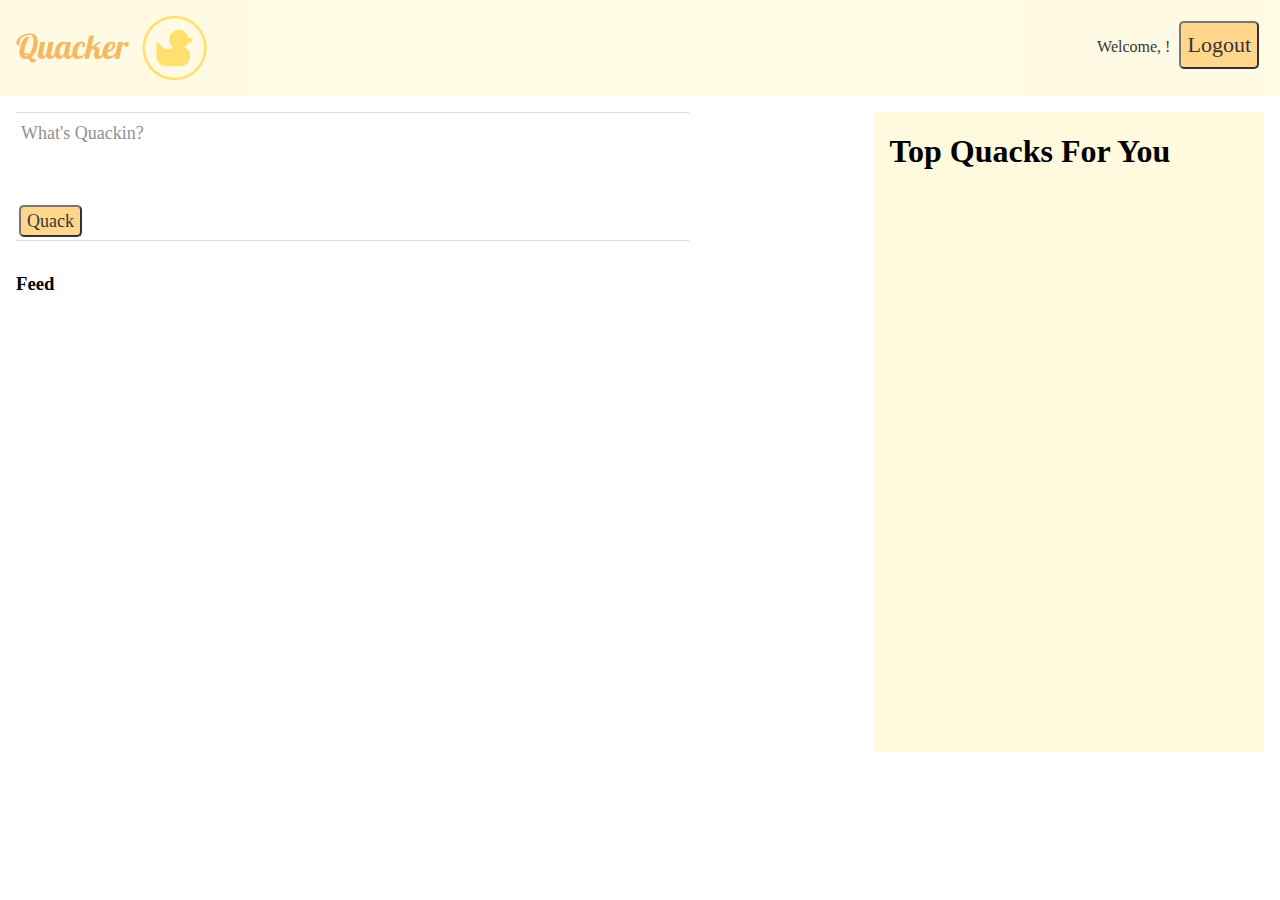
<file: src/screens/index.html>
<!DOCTYPE html>
<html lang="en" dir="ltr">
  <head>
    <meta charset="utf-8" />
    <title>Quacker</title>
    <link rel="stylesheet" href="../css/index.css" />
    <link rel="stylesheet" href="https://cdnjs.cloudflare.com/ajax/libs/font-awesome/5.15.3/css/all.min.css">

  </head>
  <body>
    <div id="logo-header">
      <img src="../Images/logo.png" alt="quack-header" />
      <div id="user-info">
        <span>Welcome, <span id="user-name"><!-- User Name --></span>!</span>
        <input id="logout_button" type="submit" value="Logout" class="submit" />
      </div>
    </div>

    <script>
        // Logout Function
        function logout() {
            localStorage.removeItem('user');
            window.location.href = '/';
        }

        document.getElementById('logout_button').addEventListener('click', logout);
    </script>

    <div id="main-page">
      <div id="top-quacks">
        <h1 id="top-quack-title">Top Quacks For You</h1>
        <!-- Dynamic content will be loaded here from index.js -->
      </div>
      <div id="chat-box">
        <div class="container">
          <form class="add-quack-form">
            <input type="text" name="quackText" placeholder="What's Quackin?" class="input-text" />
            <br />
            <input id="addquack_button" type="submit" value="Quack" class="submit" />
          </form>
        </div>
        <script src="../index.js" type="module"></script>
        <h3 id="feed-title">Feed</h3>
        <div id="quack-collection">
            <!-- renders the quacks dynamically from index.js -->
        </div>
      </div>
    </div>
  </body>
</html>
</file>
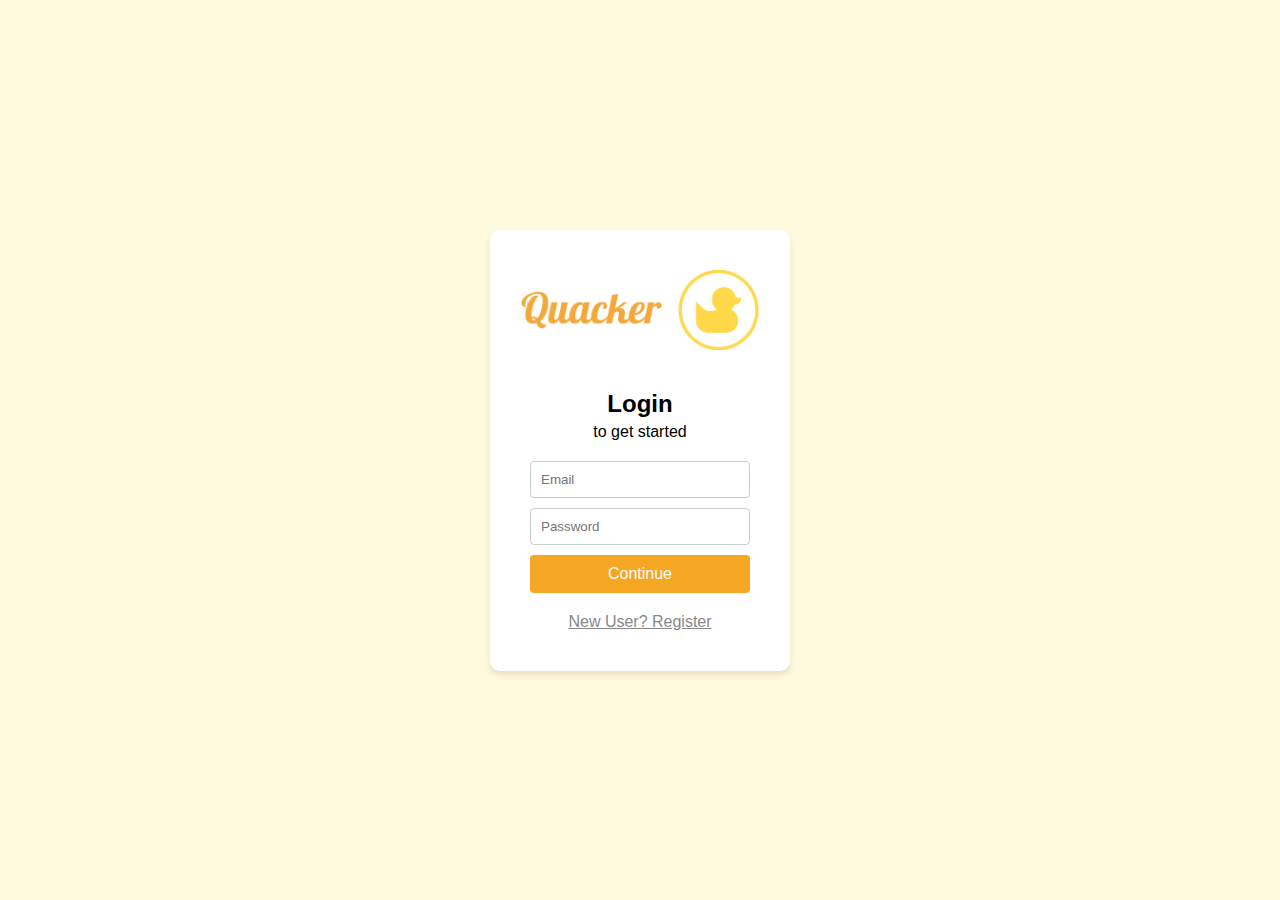
<file: src/screens/login.html>
<!DOCTYPE html>
<html lang="en">
  <head>
    <meta charset="UTF-8" />
    <meta name="viewport" content="width=device-width, initial-scale=1.0" />
    <title>Quacker Login</title>
    <link rel="stylesheet" href="../css/login.css"/>

    <script>
      // JavaScript function to handle form submission
      async function handleLogin(event) {
        event.preventDefault();
        const formData = new FormData(event.target);
        const email = formData.get('email');
        const password = formData.get('password');

        try {
          const response = await fetch('http://localhost:3000/user/login', {
            method: 'POST',
            headers: { 'Content-Type': 'application/json' },
            body: JSON.stringify({ email, password })
          });

          if (response.ok) {
            const result = await response.json();
            if (result.success) {
              const user = result.user;
              console.log('Login successful:', user);
              // Save user information in localStorage
              localStorage.setItem('user', JSON.stringify(user));
              
              window.location.href = './screens/index.html';
            } else {
              // Handle login failure
              console.error('Login failed:', result.error);
            } 
          } else {
            console.error('Login failed');
          }
        } catch (error) {
          console.error('Error during login:', error);
        }
      }
    </script>
  </head>
  <body>
    <div class="container">
      <div class="logo">
        <img src="../Images/logo.png" alt="Quacker Logo" />
      </div>
      <h1>Login</h1>
      <p>to get started</p>
      <form onsubmit="handleLogin(event)">
        <input type="text" name="email" placeholder="Email" required />
        <input type="password" name="password" placeholder="Password" required />
        <button type="submit">Continue</button>
      </form>
      <a href="../screens/signup.html" class="register">New User? Register</a>
    </div>
  </body>
</html>
</file>
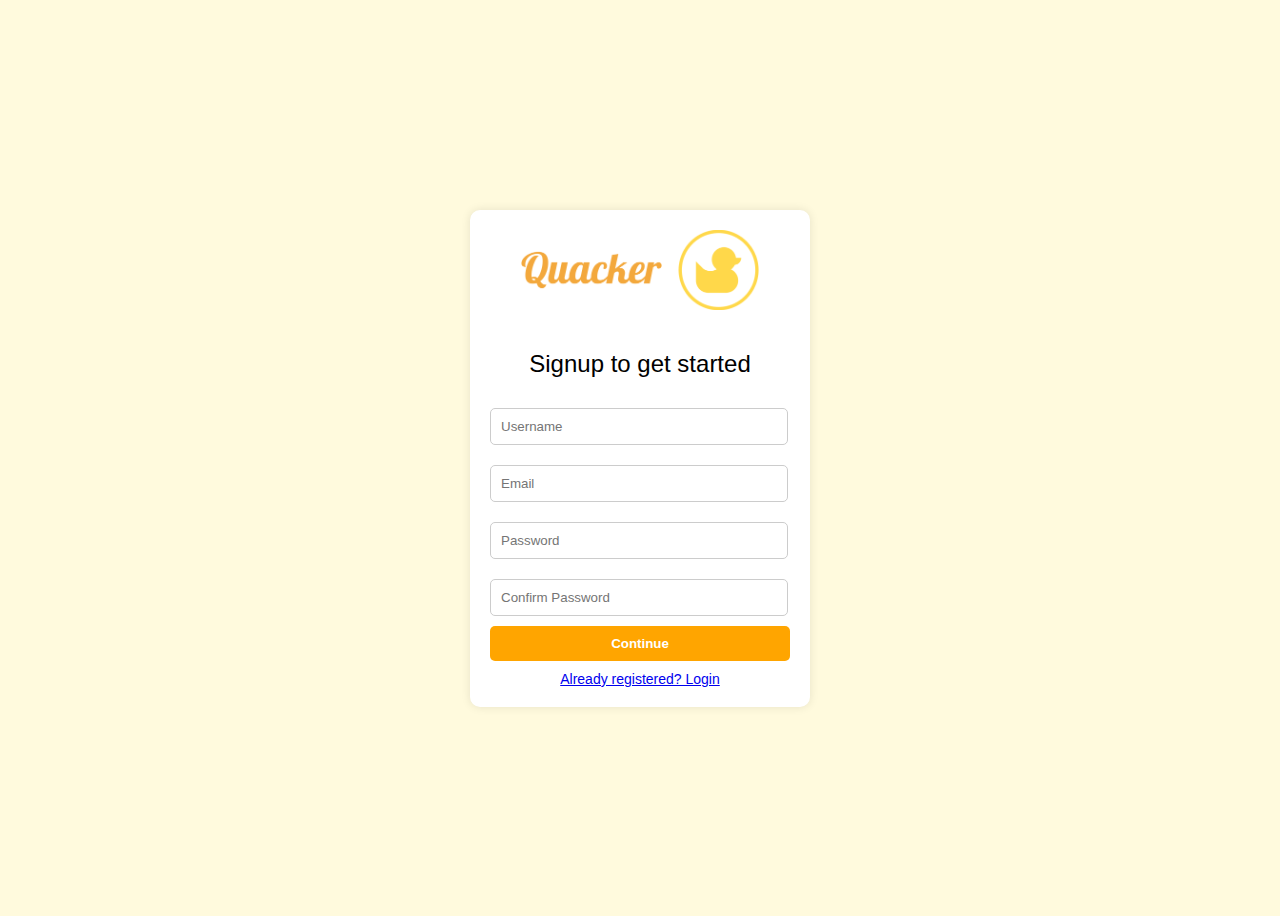
<file: src/screens/signup.html>
<!DOCTYPE html>
<html lang="en">
<head>
    <meta charset="UTF-8">
    <meta name="viewport" content="width=device-width, initial-scale=1.0">
    <title>Signup Form</title>
    <link rel="stylesheet" href="../css/signup.css">
</head>
<body>
  <div class="signup-container">
    <div class="logo">
      <img src="../Images/logo.png" alt="Quacker Logo" />
    </div>
    <div class="signup-header">Signup to get started</div>
    <form id="signup-form" onsubmit="handleSignup(event)">
        <input type="text" id="username" class="input-field" placeholder="Username" required>
        <input type="email" id="email" class="input-field" placeholder="Email" required>
        <input type="password" id="password" class="input-field" placeholder="Password" required>
        <input type="password" id="confirm_password" class="input-field" placeholder="Confirm Password" required>
        <button type="submit" class="btn" id="signup-submit">Continue</button>
    </form>
    <div class="login-link"><a href="./login.html">Already registered? Login</a></div>
  </div>
    <script>
        async function handleSignup(event) {
          event.preventDefault();
          const username = document.getElementById('username').value;
          const email = document.getElementById('email').value;
          const password = document.getElementById('password').value;
          const confirmPassword = document.getElementById('confirm_password').value;
          const min = 1000;
          const max = 10000;
          const id = Math.floor(Math.random() * (max - min + 1)) + min;
          if (password !== confirmPassword) {
            console.error('Passwords do not match.');
            return;
          }
      
          try {
            const response = await fetch('http://localhost:3000/user/register', {
              method: 'POST',
              headers: { 'Content-Type': 'application/json' },
              body: JSON.stringify({ username, email, password, id })
            });
      
            if (response.ok) {
              // Handles successful signup, Redirects to login page
              console.log('Signup successful');
              window.location.href = '/';
            } else {
              // Handle errors
              const errorData = await response.json();
              console.error('Signup failed:', errorData.error);
            }
          } catch (error) {
            console.error('Error during signup:', error);
          }
        }
      </script> 
</body>
</html>
</file>
<file: src/css/index.css>
body {
  margin: 0;
  font-family:'Times New Roman', Times, serif;
}

#logout_button {
  position: relative;
  background-color: #FFCC70;
  border-radius: 5px;
  height: 3rem;
  width: max-content;
  color: black;
  font-size: 22px;
  justify-self: center;
  font-family:'Times New Roman', Times, serif;
  margin: 5px;
}

#logo-header {
  display: flex;
  justify-content: space-between;
  background: #FFFADD;
  opacity: .8;
  height: 4rem;
  padding: 1rem;
}

#main-page {
  display: flex;
  flex-direction: row-reverse;
}

#chat-box {
  width: 70%;
  height: 50rem;
  background-color:white;
  border-color: black;
  border-radius: 2px;
  display: flex;
  flex-direction: column;
}

#top-quacks {
  width: 30%;
  height: 40rem;
  background-color:#FFFADD;
  margin: 1rem;
  margin-left: 0rem;
  padding-left: 1rem;
}

#top-quack-item {
  border-bottom: lightgray solid 1px;
}

#quack-header img {
  height: 6rem;
  width: auto;
}

#quack-collection {
  width: 80%;
  margin: 1rem;
  height: 40rem;
  overflow-y:auto;
}

#feed-title {
  margin: 1rem;
}

.quack-post-form {
  margin-top: 1%;
  padding-bottom: 1%;
  border-bottom: lightgray solid 1px;
}

.card {
  text-align: left;
  border-bottom: lightgray solid 1px;
  width: 90%;
}

.quack-avatar {
  justify-self: center;
  height: 12rem;
  width: auto;
}

/* button {
  position: relative;
  background-color: #FFCC70;
  border: none;
  border-radius: 5px;
  height: 3rem;
  width: max-content;
  color: black;
  font-size: 18px;
  font-family: 'Times New Roman', Times, serif;
  justify-self: center;
}

button:hover {
  background-color: whitesmoke;
  border: #FFCC70 solid 1px;
  color: black;
} */

.container {
  padding: 1rem;
  width: stretch;
  height: auto;
  display: block;
  background: white;
  opacity: .8;
}

.add-quack-form {
  width: 80%;
  border-bottom: lightgray solid 1px;
  border-top: lightgray solid 1px;
}

#addquack_button {
  position: relative;
  background-color: #FFCC70;
  border-radius: 5px;
  height: 2rem;
  width: max-content;
  color: black;
  font-size: 18px;
  justify-self: center;
  font-family:'Times New Roman', Times, serif;
  margin: 3px;
}

#post-footer {
  display: flex;
  justify-content:flex-start;
}

.submit:hover {
  background-color: whitesmoke;
  border: #FFCC70 solid 1px;
  color: black;
}


.input-text {
  border: none;
  height: 2rem;
  padding-bottom: 50px;
  width: 100%;
  font-size: 18px;
  font-family:'Times New Roman', Times, serif;
  margin: 3px;
}

.quack-likes {
  padding-left: 1%;
  margin-right: 2%;
}

.quack-name {
  font-size: 16px;
  font-weight: bold;
  color: #1da1f2;
  margin-bottom: 5px;
}

.quack-content {
  font-size: 14px;
  color: #333;
  margin-bottom: 10px;
}

.heart-icon {
  color: #ccc; /* Default color for the heart */
  cursor: pointer; /* Change cursor to pointer on hover */
  transition: color 0.3s ease; /* Add a smooth transition effect */
}

.heart-button {
  background: none;
  border: none;
  padding: 0;
}

.heart-button:hover .heart-icon {
  color: #e74c3c; /* Red color on hover */
}

.comment-button {
  background: none;
  border: none;
  padding: 0; 
}

.comment-icon {
  color: #ccc; /* Default color for the heart */
  cursor: pointer; /* Change cursor to pointer on hover */
  transition: color 0.3s ease; /* Add a smooth transition effect */
}

.comment-button:hover .comment-icon {
  color:black; /* Red color on hover */
}

.post-header {
  display: flex;
  justify-content: space-between;
  padding-right: 30px;
}

.quack-buttons {
  margin-top: 10px;
}

.like-button,
.comment-button {
  color: #fff;
  padding: 8px 12px;
  border: none;
  cursor: pointer;
  border-radius: 20px;
  margin-right: 10px;
  font-weight: bold;
}

.comment-input {
  padding: 10px;
  border: 1px solid #e1e8ed;
  border-radius: 5px;
  margin-right: 10px;
  width: 200px;
}

.delete-button:hover,
.comment-button:hover {
  filter: brightness(1.2);
}

.dropbtn {
  background-color: transparent;
  border: none;
  font-size: 24px;
  cursor: pointer;
}

.dropdown-content {
  display: none;
  position: absolute;
  background-color: #f9f9f9;
  min-width: 160px;
  box-shadow: 0 8px 16px 0 rgba(0, 0, 0, 0.2);
  z-index: 1;
}

/* Style the dropdown links */
.dropdown-content a {
  color: black;
  padding: 12px 16px;
  text-decoration: none;
  display: block;
}

/* Change color on hover */
.dropdown-content a:hover {
  background-color: #f1f1f1;
}

/* Show the dropdown content when the dropdown button is clicked */
.dropdown:hover .dropdown-content {
  display: block;
}

.comment-section {
  display: none;
  margin-top: 10px;
}

.comment-list {
  list-style: none;
  padding: 0;
}

.comment-list li {
  margin-bottom: 5px;
}

.comment-user {
  font-weight: bold;
  margin-bottom: 4px;
}

.comment-text {
  margin-left: 16px; /* Add some indentation */
}


@media (max-width: 600px) {
  .quack-container {
    padding: 10px;
  }

  .quack-buttons {
    margin-top: 8px;
  }
}
</file>
<file: src/css/signup.css>
body {
    font-family: Arial, sans-serif;
    background-color: #FFFADD;
    display: flex;
    justify-content: center;
    align-items: center;
    height: 100vh;
}
.signup-container {
    background-color: #FFF;
    width: 300px;
    padding: 20px;
    border-radius: 10px;
    box-shadow: 0px 0px 10px rgba(0, 0, 0, 0.1);
}
.signup-header {
    font-size: 24px;
    margin-bottom: 20px;
    text-align: center;
}
.input-field {
    width: 92%;
    padding: 10px;
    margin: 10px 0;
    border: 1px solid #ccc;
    border-radius: 5px;
}
.btn {
    width: 100%;
    padding: 10px;
    background-color: #FFA500;
    border: none;
    border-radius: 5px;
    color: #FFF;
    font-weight: bold;
    cursor: pointer;
}
.login-link {
    text-align: center;
    margin-top: 10px;
    font-size: 14px;
}

.logo {
    display: flex;
    justify-content: center;
    align-items: center;
    margin-bottom: 40px;
}

.logo img {
    height: 5rem;
}
</file>
<file: src/css/login.css>
/* Basic reset */
* {
    box-sizing: border-box;
    margin: 0;
    padding: 0;
    font-family: Arial, sans-serif;
}

body {
    background-color: #FFFADD; /* light yellow background */
    display: flex;
    justify-content: center;
    align-items: center;
    height: 100vh;
}

.container {
    background-color: white;
    width: 300px;
    padding: 40px;
    border-radius: 10px;
    box-shadow: 0px 4px 6px rgba(0, 0, 0, 0.1);
}

.logo {
    display: flex;
    justify-content: center;
    align-items: center;
    margin-bottom: 40px;
}

.logo img {
    height: 5rem;
}

.logo-text {
    font-size: 24px;
    color: #F5A623;
    margin-left: 10px;
}

h1 {
    text-align: center;
    margin-bottom: 5px;
    font-size: 24px;
}
p {
    text-align: center;
    margin-bottom: 20px;
}

input[type="text"], input[type="password"] {
    width: 100%;
    padding: 10px;
    margin-bottom: 10px;
    border: 1px solid #ccc;
    border-radius: 4px;
}

button {
    width: 100%;
    padding: 10px;
    background-color: #F5A623;
    border: none;
    border-radius: 4px;
    color: white;
    cursor: pointer;
    font-size: 16px;
}

.forgot-password {
    display: block;
    text-align: center;
    margin-top: 10px;
    color: #888;
}

.register {
    display: block;
    text-align: center;
    margin-top: 20px;
    color: #888;
}
</file>
